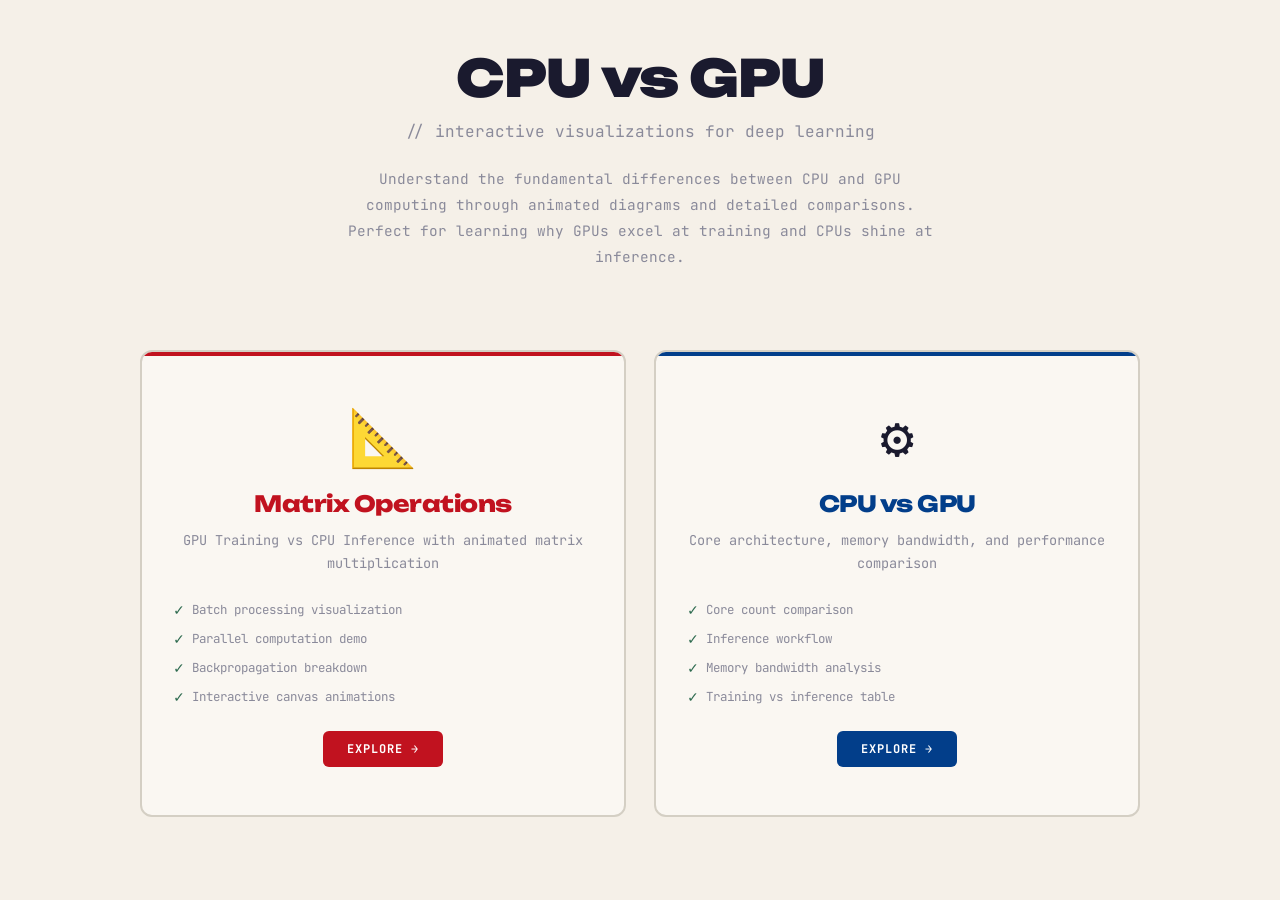
<file: src/index.html>
<!DOCTYPE html>
<html lang="en">
<head>
  <meta charset="UTF-8">
  <meta name="viewport" content="width=device-width, initial-scale=1.0">
  <title>CPU vs GPU — Visualizations</title>
  <link href="https://fonts.googleapis.com/css2?family=JetBrains+Mono:wght@400;700&family=Unbounded:wght@400;700;900&display=swap" rel="stylesheet">
  <link rel="stylesheet" href="styles.css">
  <style>
    .landing-hero {
      text-align: center;
      margin-bottom: 80px;
    }

    .landing-hero h1 {
      font-size: clamp(2rem, 5vw, 3.2rem);
      margin-bottom: 12px;
    }

    .landing-subtitle {
      color: var(--muted);
      font-size: 1rem;
      margin-bottom: 8px;
    }

    .landing-description {
      font-size: 0.9rem;
      color: var(--muted);
      max-width: 600px;
      margin: 24px auto;
      line-height: 1.8;
    }

    .card-grid {
      display: grid;
      grid-template-columns: 1fr 1fr;
      gap: 28px;
      max-width: 1000px;
      margin: 0 auto;
    }

    .card-link {
      text-decoration: none;
      color: inherit;
      transition: transform 0.3s ease, box-shadow 0.3s ease;
    }

    .card-link:hover {
      transform: translateY(-8px);
    }

    .card-link:hover .card-content {
      box-shadow: 0 12px 32px rgba(0, 0, 0, 0.15);
      border-color: var(--border);
    }

    .card-content {
      background: var(--paper);
      border: 2px solid var(--border);
      border-radius: 12px;
      padding: 48px 32px;
      text-align: center;
      transition: all 0.3s ease;
      position: relative;
      overflow: hidden;
    }

    .card-content::before {
      content: '';
      position: absolute;
      top: 0;
      left: 0;
      right: 0;
      height: 4px;
    }

    .card-gpu .card-content::before { background: var(--gpu); }
    .card-cpu .card-content::before { background: var(--cpu); }

    .card-icon {
      font-size: 3.5rem;
      margin-bottom: 16px;
    }

    .card-title {
      font-family: 'Unbounded', sans-serif;
      font-size: 1.4rem;
      font-weight: 800;
      margin-bottom: 12px;
      letter-spacing: -0.5px;
    }

    .card-gpu .card-title { color: var(--gpu); }
    .card-cpu .card-title { color: var(--cpu); }

    .card-description {
      font-size: 0.85rem;
      color: var(--muted);
      line-height: 1.7;
      margin-bottom: 24px;
    }

    .card-cta {
      display: inline-block;
      padding: 10px 24px;
      border-radius: 6px;
      font-weight: 700;
      font-family: 'JetBrains Mono', monospace;
      font-size: 0.75rem;
      letter-spacing: 1px;
      text-transform: uppercase;
      transition: all 0.2s ease;
    }

    .card-gpu .card-cta {
      background: var(--gpu);
      color: #fff;
    }

    .card-gpu .card-cta:hover {
      background: #9b0014;
      box-shadow: 0 4px 12px rgba(193, 18, 31, 0.3);
    }

    .card-cpu .card-cta {
      background: var(--cpu);
      color: #fff;
    }

    .card-cpu .card-cta:hover {
      background: #012f6a;
      box-shadow: 0 4px 12px rgba(2, 62, 138, 0.3);
    }

    .feature-list {
      margin-top: 24px;
      text-align: left;
      display: flex;
      flex-direction: column;
      gap: 8px;
    }

    .feature-item {
      font-size: 0.78rem;
      color: var(--muted);
      display: flex;
      align-items: center;
      gap: 8px;
    }

    .feature-item::before {
      content: '✓';
      color: var(--green);
      font-weight: 700;
      font-size: 1rem;
    }

    @media (max-width: 768px) {
      .card-grid {
        grid-template-columns: 1fr;
      }

      .card-content {
        padding: 36px 24px;
      }

      .card-icon {
        font-size: 3rem;
      }

      .card-title {
        font-size: 1.2rem;
      }
    }
  </style>
</head>
<body>
<div class="page">
  <div class="landing-hero">
    <h1>CPU vs GPU</h1>
    <p class="landing-subtitle">// interactive visualizations for deep learning</p>
    <p class="landing-description">
      Understand the fundamental differences between CPU and GPU computing through animated diagrams and detailed comparisons. Perfect for learning why GPUs excel at training and CPUs shine at inference.
    </p>
  </div>

  <div class="card-grid">
    <!-- Card 1: Matrix Operations -->
    <a href="matrix_operations.html" class="card-link card-gpu">
      <div class="card-content">
        <div class="card-icon">📐</div>
        <h2 class="card-title">Matrix Operations</h2>
        <p class="card-description">
          GPU Training vs CPU Inference with animated matrix multiplication
        </p>
        <div class="feature-list">
          <div class="feature-item">Batch processing visualization</div>
          <div class="feature-item">Parallel computation demo</div>
          <div class="feature-item">Backpropagation breakdown</div>
          <div class="feature-item">Interactive canvas animations</div>
        </div>
        <div style="margin-top: 24px;">
          <span class="card-cta">Explore →</span>
        </div>
      </div>
    </a>

    <!-- Card 2: CPU vs GPU Diagrams -->
    <a href="cpu_gpu_diagrams.html" class="card-link card-cpu">
      <div class="card-content">
        <div class="card-icon">⚙️</div>
        <h2 class="card-title">CPU vs GPU</h2>
        <p class="card-description">
          Core architecture, memory bandwidth, and performance comparison
        </p>
        <div class="feature-list">
          <div class="feature-item">Core count comparison</div>
          <div class="feature-item">Inference workflow</div>
          <div class="feature-item">Memory bandwidth analysis</div>
          <div class="feature-item">Training vs inference table</div>
        </div>
        <div style="margin-top: 24px;">
          <span class="card-cta">Explore →</span>
        </div>
      </div>
    </a>
  </div>

</div>
</body>
</html>
</file>
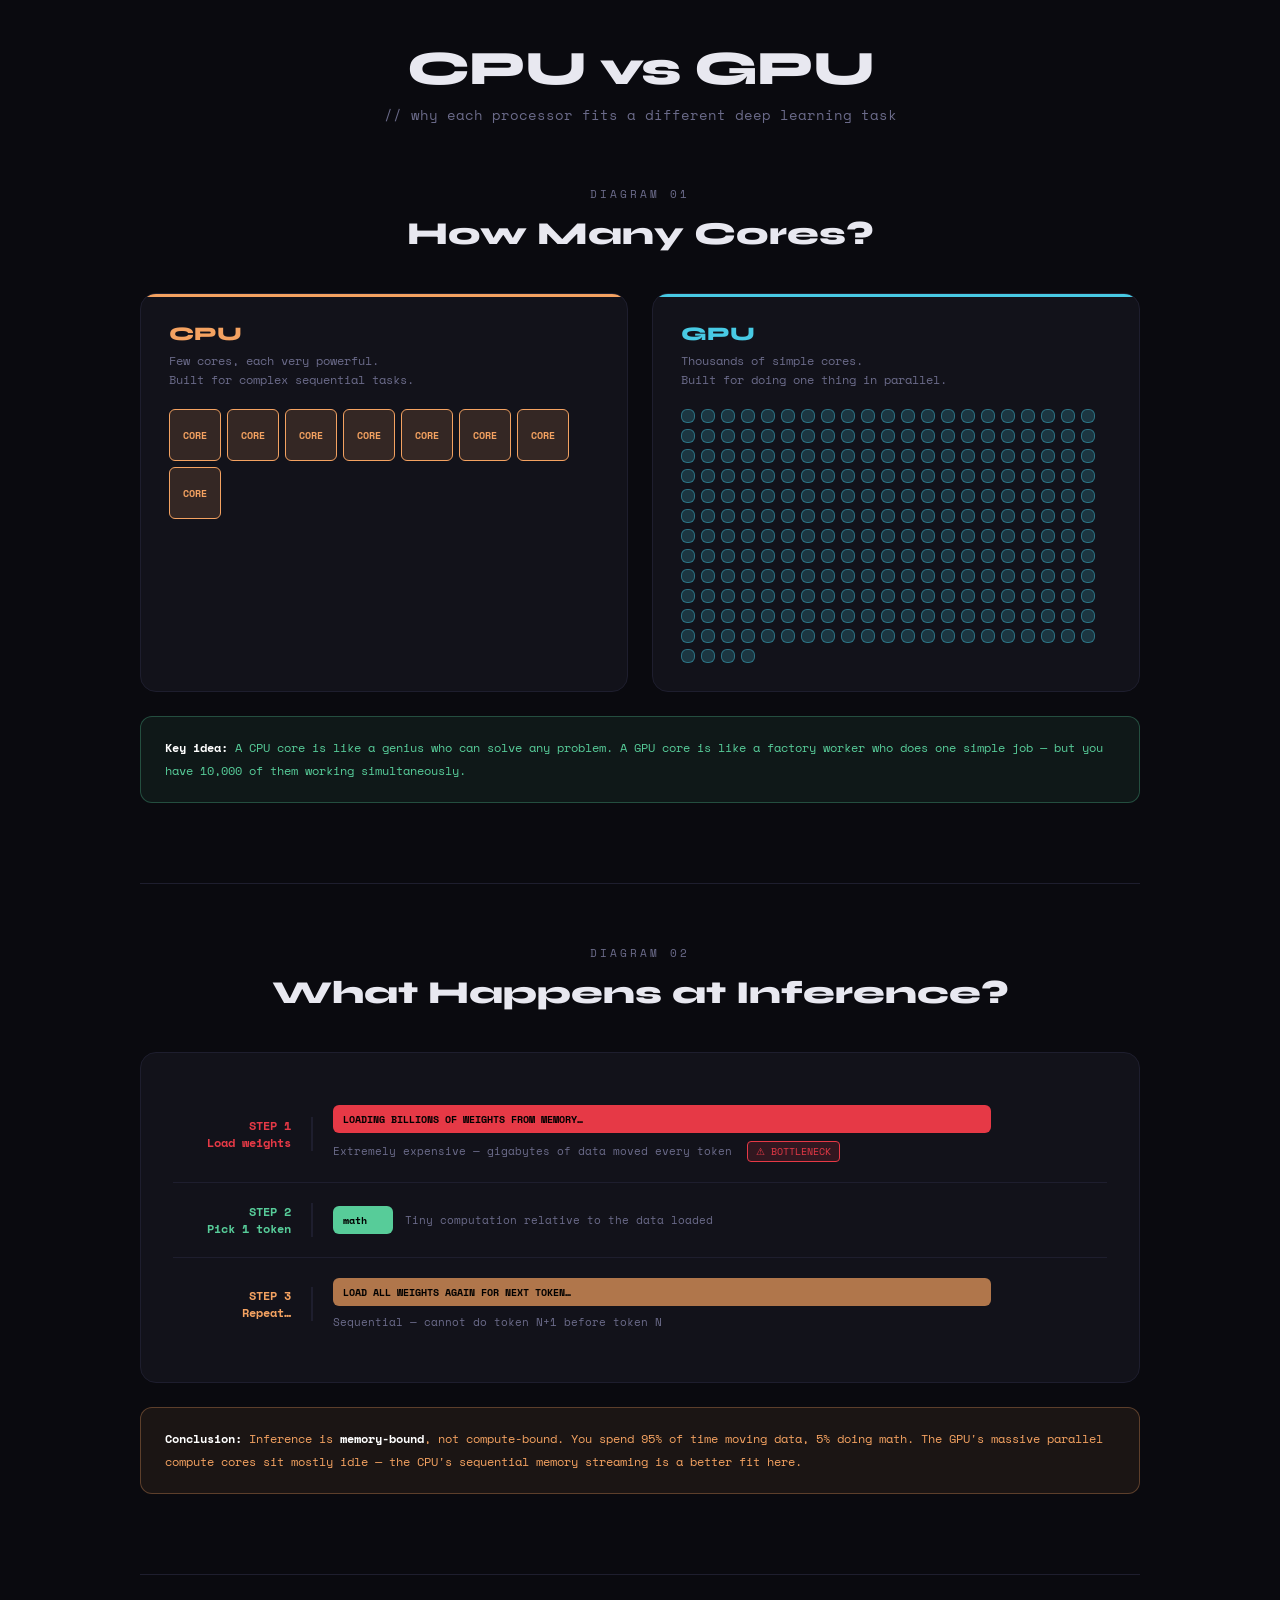
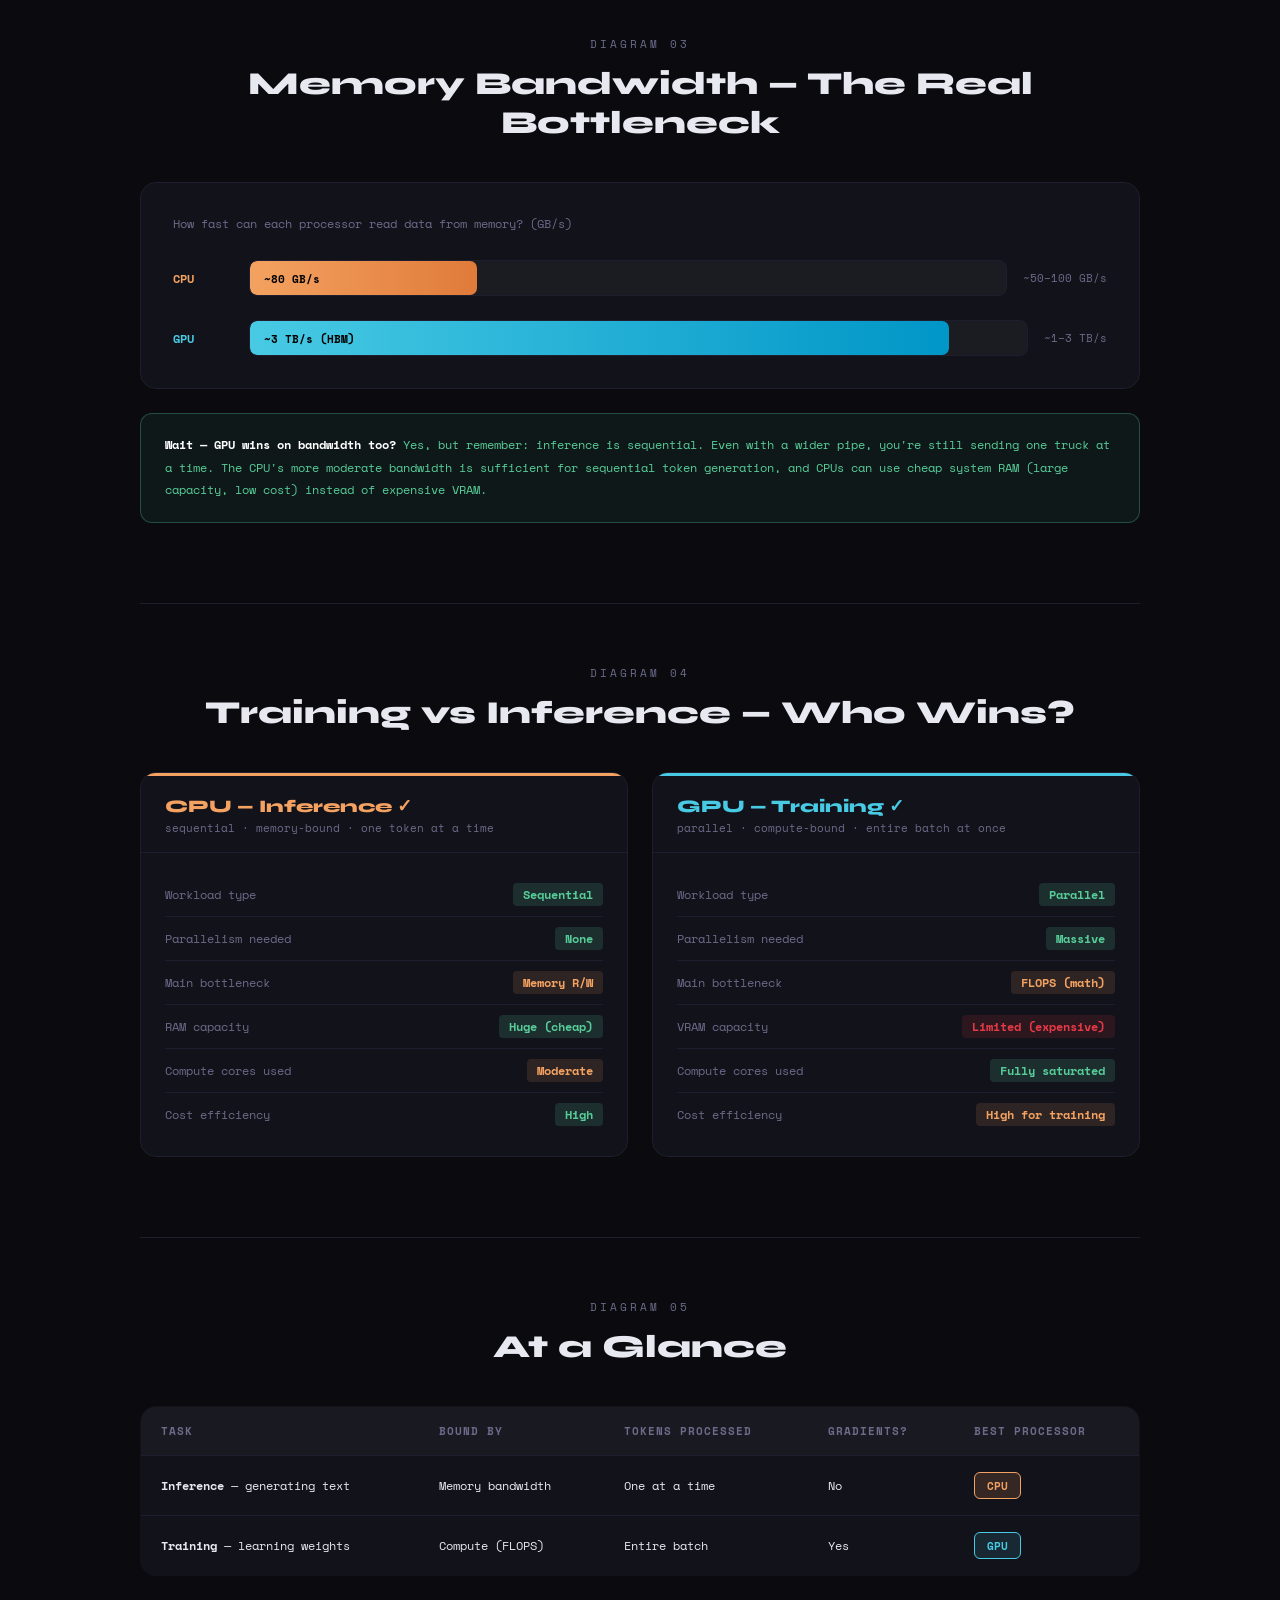
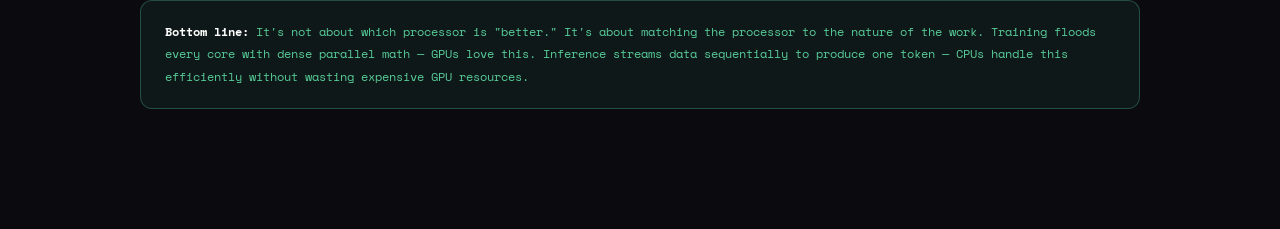
<file: src/cpu_gpu_diagrams.html>
<!DOCTYPE html>
<html lang="en">
<head>
<meta charset="UTF-8">
<meta name="viewport" content="width=device-width, initial-scale=1.0">
<title>CPU vs GPU — Inference & Training</title>
<link href="https://fonts.googleapis.com/css2?family=Space+Mono:wght@400;700&family=Syne:wght@400;700;800&display=swap" rel="stylesheet">
<link rel="stylesheet" href="cpu_gpu_styles.css">
</head>
<body>

<h1>CPU vs GPU</h1>
<p class="subtitle">// why each processor fits a different deep learning task</p>

<!-- ── SECTION 1: Cores ── -->
<div class="section">
  <p class="section-label">Diagram 01</p>
  <h2 class="section-title">How Many Cores?</h2>

  <div class="cores-grid">
    <div class="core-box cpu">
      <h3>CPU</h3>
      <p>Few cores, each very powerful.<br>Built for complex sequential tasks.</p>
      <div class="cores-visual" id="cpu-cores"></div>
    </div>
    <div class="core-box gpu">
      <h3>GPU</h3>
      <p>Thousands of simple cores.<br>Built for doing one thing in parallel.</p>
      <div class="cores-visual" id="gpu-cores"></div>
    </div>
  </div>

  <div class="highlight-box">
    <strong>Key idea:</strong> A CPU core is like a genius who can solve any problem. A GPU core is like a factory worker who does one simple job — but you have 10,000 of them working simultaneously.
  </div>
</div>

<div class="divider"></div>

<!-- ── SECTION 2: Inference Flow ── -->
<div class="section">
  <p class="section-label">Diagram 02</p>
  <h2 class="section-title">What Happens at Inference?</h2>

  <div class="inference-flow">
    <div class="flow-steps">

      <div class="flow-step">
        <div class="step-label" style="color:var(--accent)">STEP 1<br>Load weights</div>
        <div>
          <div class="step-bar-wrap">
            <div class="step-bar bar-memory">LOADING BILLIONS OF WEIGHTS FROM MEMORY…</div>
          </div>
          <div class="step-annotation" style="margin-top:8px">
            Extremely expensive — gigabytes of data moved every token
            <span class="bottleneck-badge">⚠ BOTTLENECK</span>
          </div>
        </div>
      </div>

      <div class="flow-step">
        <div class="step-label" style="color:var(--green)">STEP 2<br>Pick 1 token</div>
        <div>
          <div class="step-bar-wrap">
            <div class="step-bar bar-math">math</div>
            <span class="step-annotation">Tiny computation relative to the data loaded</span>
          </div>
        </div>
      </div>

      <div class="flow-step">
        <div class="step-label" style="color:var(--cpu)">STEP 3<br>Repeat…</div>
        <div>
          <div class="step-bar-wrap">
            <div class="step-bar bar-repeat">LOAD ALL WEIGHTS AGAIN FOR NEXT TOKEN…</div>
          </div>
          <div class="step-annotation" style="margin-top:8px">Sequential — cannot do token N+1 before token N</div>
        </div>
      </div>

    </div>
  </div>

  <div class="highlight-box" style="background:rgba(244,162,97,0.07);border-color:rgba(244,162,97,0.3);color:var(--cpu)">
    <strong>Conclusion:</strong> Inference is <strong>memory-bound</strong>, not compute-bound. You spend 95% of time moving data, 5% doing math. The GPU's massive parallel compute cores sit mostly idle — the CPU's sequential memory streaming is a better fit here.
  </div>
</div>

<div class="divider"></div>

<!-- ── SECTION 3: Memory Bandwidth ── -->
<div class="section">
  <p class="section-label">Diagram 03</p>
  <h2 class="section-title">Memory Bandwidth — The Real Bottleneck</h2>

  <div class="pipe-diagram">
    <p style="font-family:'Space Mono',monospace;font-size:0.72rem;color:var(--muted);margin-bottom:28px;">How fast can each processor read data from memory? (GB/s)</p>

    <div class="pipe-row">
      <div class="pipe-label cpu">CPU</div>
      <div class="pipe-track">
        <div class="pipe-fill pipe-cpu-fill">~80 GB/s</div>
      </div>
      <div class="pipe-unit">~50–100 GB/s</div>
    </div>

    <div class="pipe-row">
      <div class="pipe-label gpu">GPU</div>
      <div class="pipe-track">
        <div class="pipe-fill pipe-gpu-fill">~3 TB/s (HBM)</div>
      </div>
      <div class="pipe-unit">~1–3 TB/s</div>
    </div>
  </div>

  <div class="highlight-box">
    <strong>Wait — GPU wins on bandwidth too?</strong> Yes, but remember: inference is sequential. Even with a wider pipe, you're still sending one truck at a time. The CPU's more moderate bandwidth is sufficient for sequential token generation, and CPUs can use cheap system RAM (large capacity, low cost) instead of expensive VRAM.
  </div>
</div>

<div class="divider"></div>

<!-- ── SECTION 4: Training vs Inference ── -->
<div class="section">
  <p class="section-label">Diagram 04</p>
  <h2 class="section-title">Training vs Inference — Who Wins?</h2>

  <div class="compare-grid">

    <div class="compare-card cpu-card">
      <div class="compare-header">
        <h3>CPU — Inference ✓</h3>
        <span style="color:var(--muted)">sequential · memory-bound · one token at a time</span>
      </div>
      <div class="compare-body">
        <div class="metric-row">
          <span class="metric-name">Workload type</span>
          <span class="metric-val val-good">Sequential</span>
        </div>
        <div class="metric-row">
          <span class="metric-name">Parallelism needed</span>
          <span class="metric-val val-good">None</span>
        </div>
        <div class="metric-row">
          <span class="metric-name">Main bottleneck</span>
          <span class="metric-val val-mid">Memory R/W</span>
        </div>
        <div class="metric-row">
          <span class="metric-name">RAM capacity</span>
          <span class="metric-val val-good">Huge (cheap)</span>
        </div>
        <div class="metric-row">
          <span class="metric-name">Compute cores used</span>
          <span class="metric-val val-mid">Moderate</span>
        </div>
        <div class="metric-row">
          <span class="metric-name">Cost efficiency</span>
          <span class="metric-val val-good">High</span>
        </div>
      </div>
    </div>

    <div class="compare-card gpu-card">
      <div class="compare-header">
        <h3>GPU — Training ✓</h3>
        <span style="color:var(--muted)">parallel · compute-bound · entire batch at once</span>
      </div>
      <div class="compare-body">
        <div class="metric-row">
          <span class="metric-name">Workload type</span>
          <span class="metric-val val-good">Parallel</span>
        </div>
        <div class="metric-row">
          <span class="metric-name">Parallelism needed</span>
          <span class="metric-val val-good">Massive</span>
        </div>
        <div class="metric-row">
          <span class="metric-name">Main bottleneck</span>
          <span class="metric-val val-mid">FLOPS (math)</span>
        </div>
        <div class="metric-row">
          <span class="metric-name">VRAM capacity</span>
          <span class="metric-val val-bad">Limited (expensive)</span>
        </div>
        <div class="metric-row">
          <span class="metric-name">Compute cores used</span>
          <span class="metric-val val-good">Fully saturated</span>
        </div>
        <div class="metric-row">
          <span class="metric-name">Cost efficiency</span>
          <span class="metric-val val-mid">High for training</span>
        </div>
      </div>
    </div>

  </div>
</div>

<div class="divider"></div>

<!-- ── SECTION 5: Summary ── -->
<div class="section">
  <p class="section-label">Diagram 05</p>
  <h2 class="section-title">At a Glance</h2>

  <table class="summary-table">
    <thead>
      <tr>
        <th>Task</th>
        <th>Bound by</th>
        <th>Tokens processed</th>
        <th>Gradients?</th>
        <th>Best processor</th>
      </tr>
    </thead>
    <tbody>
      <tr>
        <td><strong>Inference</strong> — generating text</td>
        <td>Memory bandwidth</td>
        <td>One at a time</td>
        <td>No</td>
        <td><span class="tag tag-cpu">CPU</span></td>
      </tr>
      <tr>
        <td><strong>Training</strong> — learning weights</td>
        <td>Compute (FLOPS)</td>
        <td>Entire batch</td>
        <td>Yes</td>
        <td><span class="tag tag-gpu">GPU</span></td>
      </tr>
    </tbody>
  </table>

  <div class="highlight-box" style="margin-top:24px">
    <strong>Bottom line:</strong> It's not about which processor is "better." It's about matching the processor to the nature of the work.
    Training floods every core with dense parallel math — GPUs love this.
    Inference streams data sequentially to produce one token — CPUs handle this efficiently without wasting expensive GPU resources.
  </div>
</div>

<script>
  // Generate CPU cores (8)
  const cpuEl = document.getElementById('cpu-cores');
  for (let i = 0; i < 8; i++) {
    const d = document.createElement('div');
    d.className = 'core-unit';
    d.style.animationDelay = (i * 0.06) + 's';
    d.textContent = 'CORE';
    cpuEl.appendChild(d);
  }

  // Generate GPU cores (many small)
  const gpuEl = document.getElementById('gpu-cores');
  for (let i = 0; i < 256; i++) {
    const d = document.createElement('div');
    d.className = 'core-unit';
    d.style.animationDelay = (i * 0.003) + 's';
    gpuEl.appendChild(d);
  }
</script>

</body>
</html>
</file>
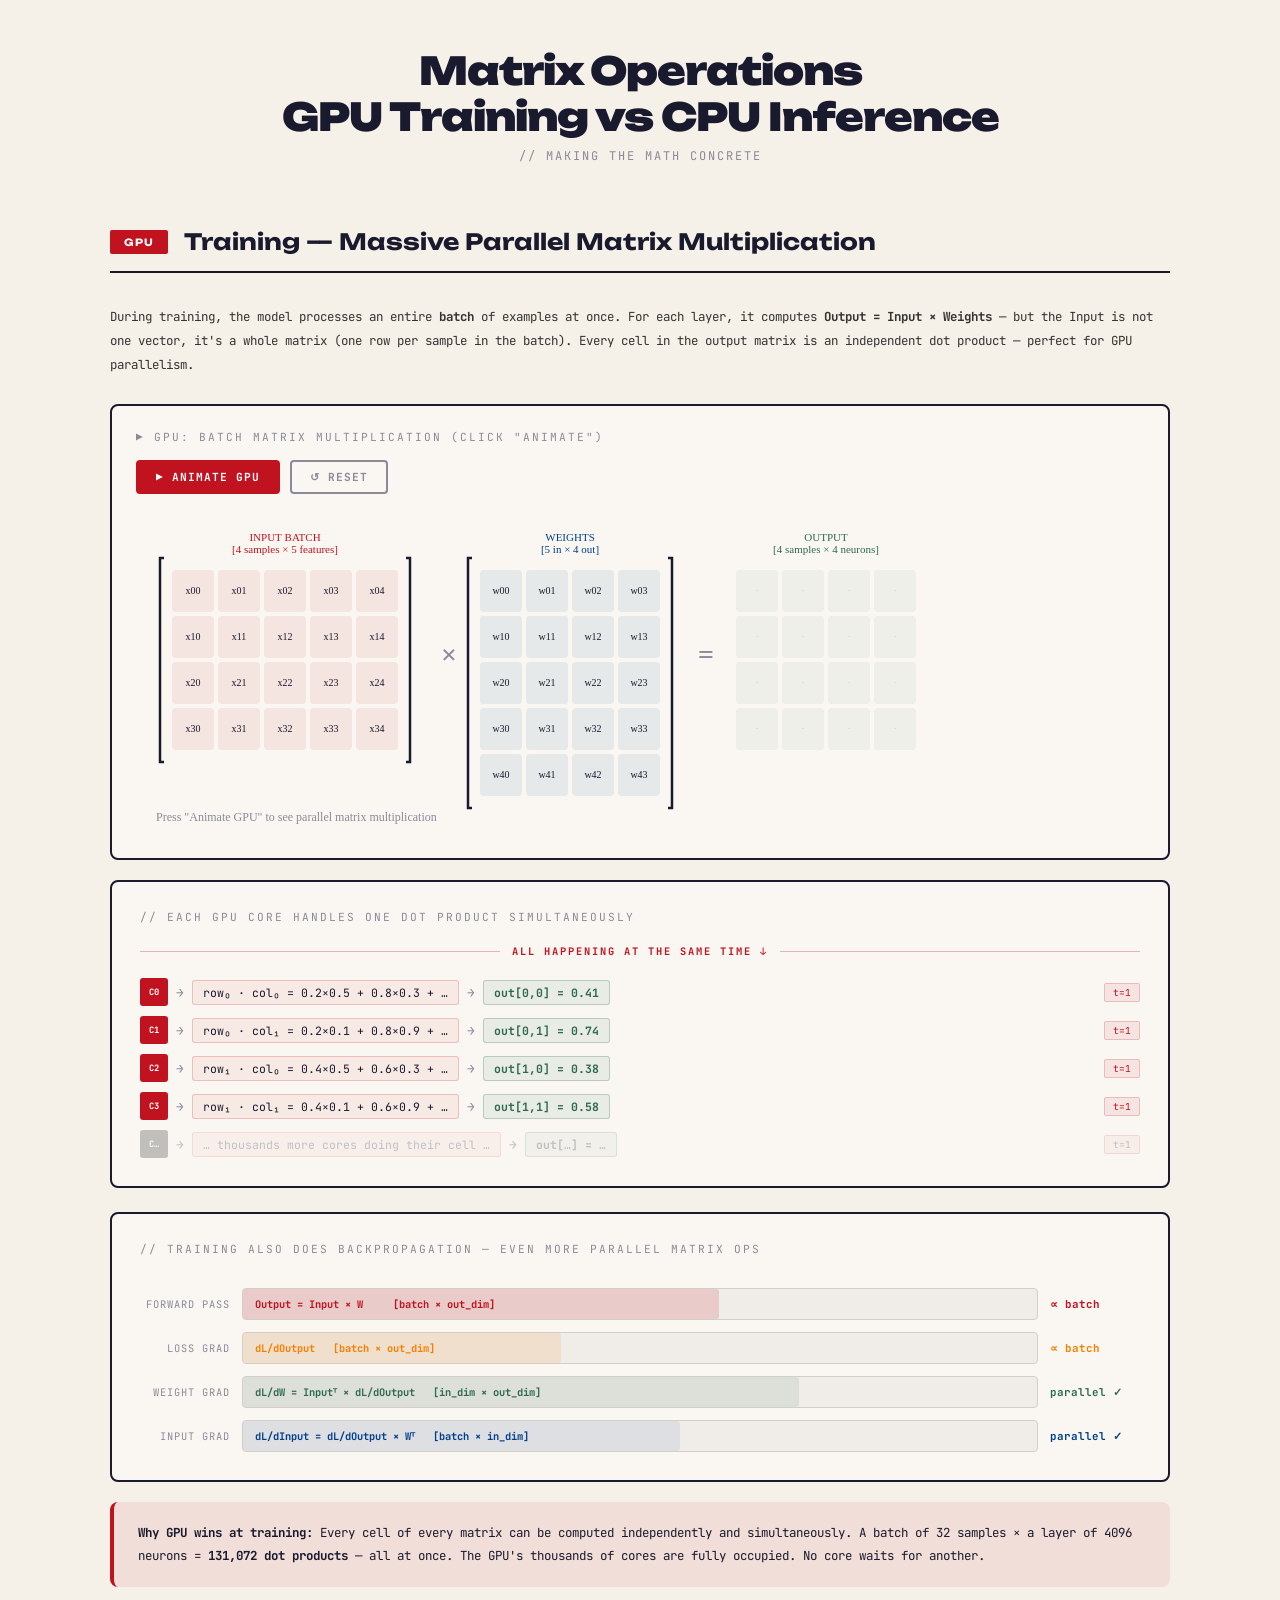
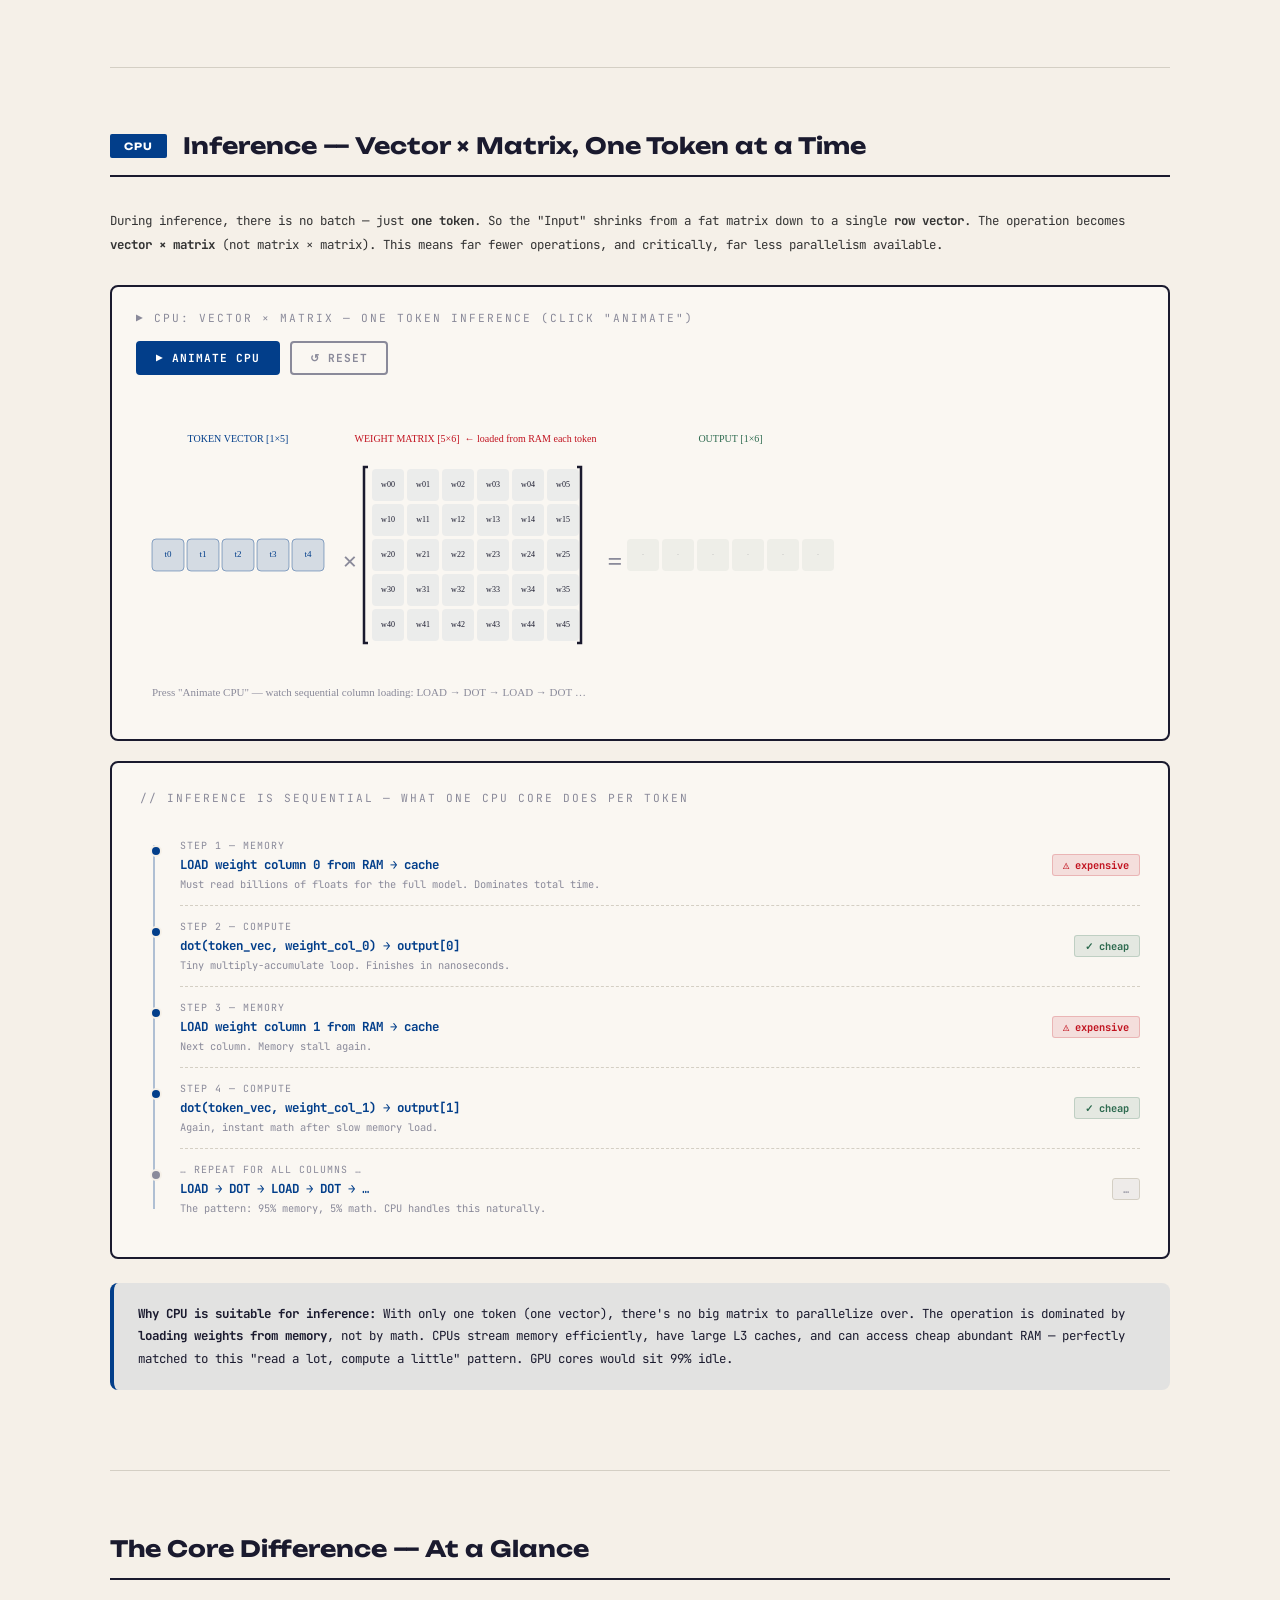
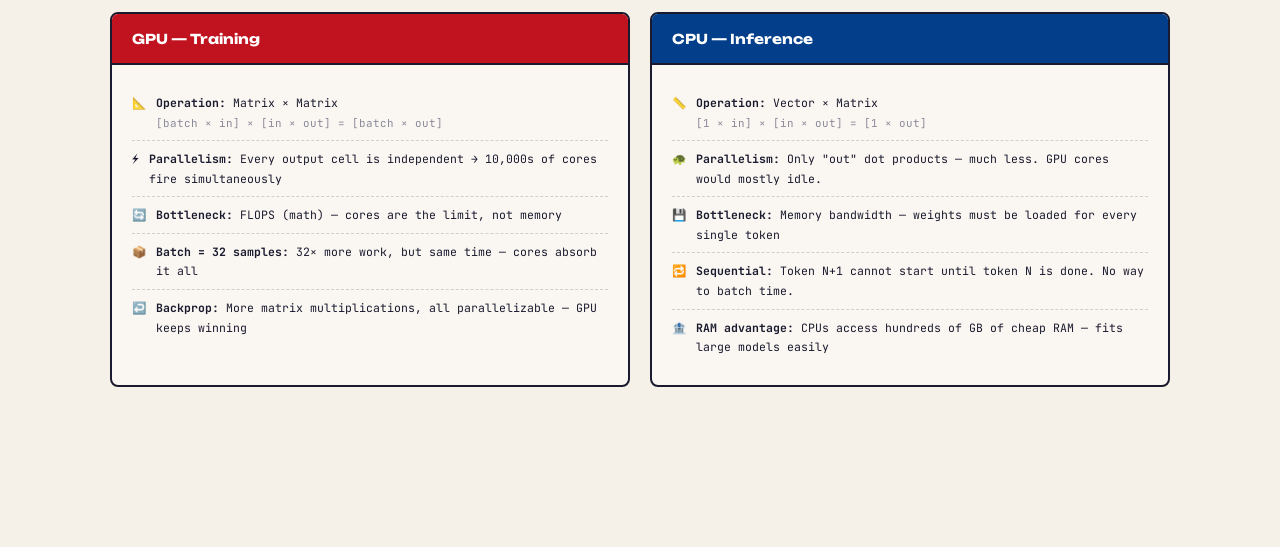
<file: src/matrix_operations.html>
<!DOCTYPE html>
<html lang="en">
<head>
<meta charset="UTF-8">
<meta name="viewport" content="width=device-width, initial-scale=1.0">
<title>Matrix Operations — GPU Training vs CPU Inference</title>
<link href="https://fonts.googleapis.com/css2?family=JetBrains+Mono:wght@400;700&family=Unbounded:wght@400;700;900&display=swap" rel="stylesheet">
<link rel="stylesheet" href="styles.css">
</head>
</head>
<body>
<div class="page">

<h1>Matrix Operations<br>GPU Training vs CPU Inference</h1>
<p class="subtitle">// making the math concrete</p>

<!-- ═══════════════════════════════════════════
     SECTION A: GPU — TRAINING
═══════════════════════════════════════════ -->
<div class="section">
  <div class="sec-header">
    <span class="sec-chip chip-gpu">GPU</span>
    <h2>Training — Massive Parallel Matrix Multiplication</h2>
  </div>

  <p style="font-size:0.78rem;line-height:1.9;color:#333;margin-bottom:28px;">
    During training, the model processes an entire <strong>batch</strong> of examples at once.
    For each layer, it computes <strong>Output = Input × Weights</strong> — but the Input is not
    one vector, it's a whole matrix (one row per sample in the batch).
    Every cell in the output matrix is an independent dot product — perfect for GPU parallelism.
  </p>

  <!-- Animated canvas: GPU matmul -->
  <div class="canvas-wrap">
    <div class="canvas-title">▶ GPU: Batch Matrix Multiplication (click "Animate")</div>
    <div class="controls">
      <button class="btn btn-gpu" onclick="startGPU()">▶ Animate GPU</button>
      <button class="btn btn-outline" onclick="resetGPU()">↺ Reset</button>
    </div>
    <canvas id="gpuCanvas" width="800" height="320"></canvas>
  </div>

  <!-- Parallel cores explanation -->
  <div class="parallel-grid">
    <div class="parallel-title">// each GPU core handles one dot product simultaneously</div>
    <div class="simultaneous-wrap">
      <div class="sim-line"></div>
      <div class="sim-badge">ALL happening at the same time ↓</div>
      <div class="sim-line"></div>
    </div>
    <div class="parallel-rows">
      <div class="p-row">
        <div class="p-core">C0</div>
        <span class="p-arrow">→</span>
        <span class="p-calc">row₀ · col₀ = 0.2×0.5 + 0.8×0.3 + … </span>
        <span class="p-arrow">→</span>
        <span class="p-result">out[0,0] = 0.41</span>
        <span class="p-time-badge">t=1</span>
      </div>
      <div class="p-row">
        <div class="p-core" style="animation-delay:0.1s">C1</div>
        <span class="p-arrow">→</span>
        <span class="p-calc">row₀ · col₁ = 0.2×0.1 + 0.8×0.9 + … </span>
        <span class="p-arrow">→</span>
        <span class="p-result">out[0,1] = 0.74</span>
        <span class="p-time-badge">t=1</span>
      </div>
      <div class="p-row">
        <div class="p-core" style="animation-delay:0.2s">C2</div>
        <span class="p-arrow">→</span>
        <span class="p-calc">row₁ · col₀ = 0.4×0.5 + 0.6×0.3 + … </span>
        <span class="p-arrow">→</span>
        <span class="p-result">out[1,0] = 0.38</span>
        <span class="p-time-badge">t=1</span>
      </div>
      <div class="p-row">
        <div class="p-core" style="animation-delay:0.3s">C3</div>
        <span class="p-arrow">→</span>
        <span class="p-calc">row₁ · col₁ = 0.4×0.1 + 0.6×0.9 + … </span>
        <span class="p-arrow">→</span>
        <span class="p-result">out[1,1] = 0.58</span>
        <span class="p-time-badge">t=1</span>
      </div>
      <div class="p-row" style="opacity:0.5">
        <div class="p-core" style="animation-delay:0.4s;background:#888">C…</div>
        <span class="p-arrow">→</span>
        <span class="p-calc" style="color:var(--muted)">… thousands more cores doing their cell …</span>
        <span class="p-arrow">→</span>
        <span class="p-result" style="color:var(--muted)">out[…] = …</span>
        <span class="p-time-badge" style="color:var(--muted)">t=1</span>
      </div>
    </div>
  </div>

  <!-- Backprop -->
  <div class="backprop-flow">
    <div class="parallel-title">// training also does backpropagation — even more parallel matrix ops</div>
    <div class="bp-row">
      <div class="bp-label">Forward pass</div>
      <div class="bp-bar-wrap">
        <div class="bp-bar" style="width:60%;background:rgba(193,18,31,0.15);color:var(--gpu);animation-delay:0.2s">
          Output = Input × W &nbsp;&nbsp;&nbsp; [batch × out_dim]
        </div>
      </div>
      <div class="bp-val" style="color:var(--gpu)">∝ batch</div>
    </div>
    <div class="bp-row">
      <div class="bp-label">Loss grad</div>
      <div class="bp-bar-wrap">
        <div class="bp-bar" style="width:40%;background:rgba(247,127,0,0.12);color:var(--accent);animation-delay:0.4s">
          dL/dOutput &nbsp; [batch × out_dim]
        </div>
      </div>
      <div class="bp-val" style="color:var(--accent)">∝ batch</div>
    </div>
    <div class="bp-row">
      <div class="bp-label">Weight grad</div>
      <div class="bp-bar-wrap">
        <div class="bp-bar" style="width:70%;background:rgba(45,106,79,0.1);color:var(--green);animation-delay:0.6s">
          dL/dW = Inputᵀ × dL/dOutput &nbsp; [in_dim × out_dim]
        </div>
      </div>
      <div class="bp-val" style="color:var(--green)">parallel ✓</div>
    </div>
    <div class="bp-row">
      <div class="bp-label">Input grad</div>
      <div class="bp-bar-wrap">
        <div class="bp-bar" style="width:55%;background:rgba(2,62,138,0.08);color:var(--cpu);animation-delay:0.8s">
          dL/dInput = dL/dOutput × Wᵀ &nbsp; [batch × in_dim]
        </div>
      </div>
      <div class="bp-val" style="color:var(--cpu)">parallel ✓</div>
    </div>
  </div>

  <div class="insight insight-gpu">
    <strong>Why GPU wins at training:</strong> Every cell of every matrix can be computed independently and simultaneously.
    A batch of 32 samples × a layer of 4096 neurons = <strong>131,072 dot products</strong> — all at once.
    The GPU's thousands of cores are fully occupied. No core waits for another.
  </div>
</div>

<div class="divider"></div>

<!-- ═══════════════════════════════════════════
     SECTION B: CPU — INFERENCE
═══════════════════════════════════════════ -->
<div class="section">
  <div class="sec-header">
    <span class="sec-chip chip-cpu">CPU</span>
    <h2>Inference — Vector × Matrix, One Token at a Time</h2>
  </div>

  <p style="font-size:0.78rem;line-height:1.9;color:#333;margin-bottom:28px;">
    During inference, there is no batch — just <strong>one token</strong>.
    So the "Input" shrinks from a fat matrix down to a single <strong>row vector</strong>.
    The operation becomes <strong>vector × matrix</strong> (not matrix × matrix).
    This means far fewer operations, and critically, far less parallelism available.
  </p>

  <div class="canvas-wrap">
    <div class="canvas-title">▶ CPU: Vector × Matrix — One Token Inference (click "Animate")</div>
    <div class="controls">
      <button class="btn btn-cpu" onclick="startCPU()">▶ Animate CPU</button>
      <button class="btn btn-outline" onclick="resetCPU()">↺ Reset</button>
    </div>
    <canvas id="cpuCanvas" width="800" height="320"></canvas>
  </div>

  <!-- Sequential core usage -->
  <div class="sequential-wrap">
    <div class="parallel-title">// inference is sequential — what one CPU core does per token</div>
    <div class="seq-timeline">

      <div class="seq-step" style="animation-delay:0.1s">
        <div class="seq-dot"></div>
        <div class="seq-content">
          <div class="seq-step-label">Step 1 — memory</div>
          <div class="seq-op">LOAD weight column 0 from RAM → cache</div>
          <div class="seq-note">Must read billions of floats for the full model. Dominates total time.</div>
        </div>
        <div class="seq-cost cost-high">⚠ expensive</div>
      </div>

      <div class="seq-step" style="animation-delay:0.25s">
        <div class="seq-dot"></div>
        <div class="seq-content">
          <div class="seq-step-label">Step 2 — compute</div>
          <div class="seq-op">dot(token_vec, weight_col_0) → output[0]</div>
          <div class="seq-note">Tiny multiply-accumulate loop. Finishes in nanoseconds.</div>
        </div>
        <div class="seq-cost cost-low">✓ cheap</div>
      </div>

      <div class="seq-step" style="animation-delay:0.4s">
        <div class="seq-dot"></div>
        <div class="seq-content">
          <div class="seq-step-label">Step 3 — memory</div>
          <div class="seq-op">LOAD weight column 1 from RAM → cache</div>
          <div class="seq-note">Next column. Memory stall again.</div>
        </div>
        <div class="seq-cost cost-high">⚠ expensive</div>
      </div>

      <div class="seq-step" style="animation-delay:0.55s">
        <div class="seq-dot"></div>
        <div class="seq-content">
          <div class="seq-step-label">Step 4 — compute</div>
          <div class="seq-op">dot(token_vec, weight_col_1) → output[1]</div>
          <div class="seq-note">Again, instant math after slow memory load.</div>
        </div>
        <div class="seq-cost cost-low">✓ cheap</div>
      </div>

      <div class="seq-step" style="animation-delay:0.7s;opacity:0.6">
        <div class="seq-dot" style="background:var(--muted)"></div>
        <div class="seq-content">
          <div class="seq-step-label">… repeat for all columns …</div>
          <div class="seq-op">LOAD → DOT → LOAD → DOT → …</div>
          <div class="seq-note">The pattern: 95% memory, 5% math. CPU handles this naturally.</div>
        </div>
        <div class="seq-cost" style="background:rgba(138,138,154,0.1);color:var(--muted);border:1px solid var(--border)">…</div>
      </div>

    </div>
  </div>

  <div class="insight insight-cpu">
    <strong>Why CPU is suitable for inference:</strong> With only one token (one vector), there's no big matrix to parallelize over.
    The operation is dominated by <strong>loading weights from memory</strong>, not by math.
    CPUs stream memory efficiently, have large L3 caches, and can access cheap abundant RAM —
    perfectly matched to this "read a lot, compute a little" pattern. GPU cores would sit 99% idle.
  </div>
</div>

<div class="divider"></div>

<!-- ═══════════════════════════════════════════
     SECTION C: SIDE BY SIDE
═══════════════════════════════════════════ -->
<div class="section">
  <div class="sec-header">
    <h2>The Core Difference — At a Glance</h2>
  </div>

  <div class="final-compare">
    <div class="fc-card">
      <div class="fc-header gpu-head">GPU — Training</div>
      <div class="fc-body">
        <div class="fc-item"><span class="fc-icon">📐</span><span><strong>Operation:</strong> Matrix × Matrix<br><span style="color:var(--muted);font-size:0.68rem">[batch × in] × [in × out] = [batch × out]</span></span></div>
        <div class="fc-item"><span class="fc-icon">⚡</span><span><strong>Parallelism:</strong> Every output cell is independent → 10,000s of cores fire simultaneously</span></div>
        <div class="fc-item"><span class="fc-icon">🔄</span><span><strong>Bottleneck:</strong> FLOPS (math) — cores are the limit, not memory</span></div>
        <div class="fc-item"><span class="fc-icon">📦</span><span><strong>Batch = 32 samples:</strong> 32× more work, but same time — cores absorb it all</span></div>
        <div class="fc-item"><span class="fc-icon">↩️</span><span><strong>Backprop:</strong> More matrix multiplications, all parallelizable — GPU keeps winning</span></div>
      </div>
    </div>
    <div class="fc-card">
      <div class="fc-header cpu-head">CPU — Inference</div>
      <div class="fc-body">
        <div class="fc-item"><span class="fc-icon">📏</span><span><strong>Operation:</strong> Vector × Matrix<br><span style="color:var(--muted);font-size:0.68rem">[1 × in] × [in × out] = [1 × out]</span></span></div>
        <div class="fc-item"><span class="fc-icon">🐢</span><span><strong>Parallelism:</strong> Only "out" dot products — much less. GPU cores would mostly idle.</span></div>
        <div class="fc-item"><span class="fc-icon">💾</span><span><strong>Bottleneck:</strong> Memory bandwidth — weights must be loaded for every single token</span></div>
        <div class="fc-item"><span class="fc-icon">🔁</span><span><strong>Sequential:</strong> Token N+1 cannot start until token N is done. No way to batch time.</span></div>
        <div class="fc-item"><span class="fc-icon">🏦</span><span><strong>RAM advantage:</strong> CPUs access hundreds of GB of cheap RAM — fits large models easily</span></div>
      </div>
    </div>
  </div>
</div>

</div><!-- /page -->

<script>
// ─── GPU Canvas Animation ───
const gpuC = document.getElementById('gpuCanvas');
const gpuCtx = gpuC.getContext('2d');
let gpuAnim = null;

const ROWS_A = 4, COLS_A = 5; // Input batch: 4 samples × 5 features
const ROWS_B = 5, COLS_B = 4; // Weights: 5×4
const ROWS_C = 4, COLS_C = 4; // Output: 4×4

const CELL = 42, GAP = 4, PAD = 16;
const matW = (n) => n * (CELL + GAP) - GAP + PAD*2;
const matH = (n) => n * (CELL + GAP) - GAP + PAD*2;

function drawMatrix(ctx, x, y, rows, cols, colorFn, labels, highlightRow, highlightCol, alpha=1) {
  ctx.save();
  ctx.globalAlpha = alpha;
  // bracket left
  ctx.strokeStyle = '#1a1a2e'; ctx.lineWidth = 2.5;
  ctx.beginPath();
  ctx.moveTo(x+8, y+4); ctx.lineTo(x+4, y+4); ctx.lineTo(x+4, y+matH(rows)-4); ctx.lineTo(x+8, y+matH(rows)-4);
  ctx.stroke();
  // bracket right
  let rw = matW(cols);
  ctx.beginPath();
  ctx.moveTo(x+rw-8, y+4); ctx.lineTo(x+rw-4, y+4); ctx.lineTo(x+rw-4, y+matH(rows)-4); ctx.lineTo(x+rw-8, y+matH(rows)-4);
  ctx.stroke();

  for (let r=0; r<rows; r++) {
    for (let c=0; c<cols; c++) {
      let cx = x + PAD + c*(CELL+GAP);
      let cy = y + PAD + r*(CELL+GAP);
      let isHL = (r === highlightRow || c === highlightCol) && highlightRow !== undefined;
      let isActive = r === highlightRow && c === highlightCol && highlightRow !== undefined;

      ctx.fillStyle = colorFn(r, c, isHL, isActive);
      ctx.beginPath();
      ctx.roundRect(cx, cy, CELL, CELL, 4);
      ctx.fill();
      if (isActive) {
        ctx.strokeStyle = '#c1121f'; ctx.lineWidth = 2;
        ctx.stroke();
      }

      ctx.fillStyle = isActive ? '#c1121f' : '#1a1a2e';
      ctx.font = `${isActive?'bold ':''}10px JetBrains Mono`;
      ctx.textAlign = 'center'; ctx.textBaseline = 'middle';
      let label = labels ? labels(r,c) : `${r}${c}`;
      ctx.fillText(label, cx+CELL/2, cy+CELL/2);
    }
  }
  ctx.restore();
}

function gpuColorA(r,c,hl,act) {
  if (act) return 'rgba(193,18,31,0.35)';
  if (hl) return 'rgba(193,18,31,0.18)';
  return 'rgba(193,18,31,0.08)';
}
function gpuColorB(r,c,hl,act) {
  if (act) return 'rgba(2,62,138,0.35)';
  if (hl) return 'rgba(2,62,138,0.18)';
  return 'rgba(2,62,138,0.08)';
}
function gpuColorC(r,c,hl,act) {
  if (act) return 'rgba(45,106,79,0.5)';
  return 'rgba(45,106,79,0.1)';
}

let gpuStep = -1;
let gpuCompleted = new Set();

function drawGPUFrame() {
  const W = gpuC.width, H = gpuC.height;
  const dpr = window.devicePixelRatio || 1;
  gpuCtx.clearRect(0,0,W,H);
  gpuCtx.fillStyle = '#faf7f2';
  gpuCtx.fillRect(0,0,W,H);

  // positions
  const aX = 20, aY = 40;
  const opX = aX + matW(COLS_A) + 20;
  const bX = opX + 30;
  const eq = bX + matW(COLS_B) + 16;
  const cX = eq + 28;

  const row = gpuStep >= 0 ? Math.floor(gpuStep / COLS_C) : undefined;
  const col = gpuStep >= 0 ? gpuStep % COLS_C : undefined;

  // draw A (input batch)
  drawMatrix(gpuCtx, aX, aY, ROWS_A, COLS_A, gpuColorA,
    (r,c) => `x${r}${c}`,
    row, undefined);

  // × sign
  gpuCtx.font = 'bold 28px Unbounded';
  gpuCtx.fillStyle = '#8a8a9a';
  gpuCtx.textAlign = 'center';
  gpuCtx.fillText('×', opX + 15, aY + matH(ROWS_A)/2 + 4);

  // draw B (weights)
  drawMatrix(gpuCtx, bX, aY, ROWS_B, COLS_B, gpuColorB,
    (r,c) => `w${r}${c}`,
    undefined, col);

  // = sign
  gpuCtx.fillText('=', eq + 14, aY + matH(ROWS_C)/2 + 4);

  // draw C (output) — show completed cells
  for (let r=0; r<ROWS_C; r++) {
    for (let c=0; c<COLS_C; c++) {
      let cx2 = cX + PAD + c*(CELL+GAP);
      let cy2 = aY + PAD + r*(CELL+GAP);
      let key = r*COLS_C+c;
      let isNow = r===row && c===col;
      let isDone = gpuCompleted.has(key) || isNow;

      gpuCtx.fillStyle = isDone ? 'rgba(45,106,79,0.45)' : 'rgba(45,106,79,0.06)';
      gpuCtx.beginPath();
      gpuCtx.roundRect(cx2, cy2, CELL, CELL, 4);
      gpuCtx.fill();

      if (isNow) {
        gpuCtx.strokeStyle = '#2d6a4f'; gpuCtx.lineWidth = 2;
        gpuCtx.stroke();
      }

      gpuCtx.font = `${isNow?'bold ':''}9px JetBrains Mono`;
      gpuCtx.fillStyle = isDone ? '#2d6a4f' : '#ccc';
      gpuCtx.textAlign = 'center'; gpuCtx.textBaseline = 'middle';
      gpuCtx.fillText(isDone ? `o${r}${c}` : '·', cx2+CELL/2, cy2+CELL/2);
    }
  }

  // labels
  gpuCtx.font = '11px JetBrains Mono';
  gpuCtx.fillStyle = '#c1121f';
  gpuCtx.textAlign = 'center';
  gpuCtx.fillText('INPUT BATCH', aX + matW(COLS_A)/2, aY - 16);
  gpuCtx.fillText('[4 samples × 5 features]', aX + matW(COLS_A)/2, aY - 4);

  gpuCtx.fillStyle = '#023e8a';
  gpuCtx.fillText('WEIGHTS', bX + matW(COLS_B)/2, aY - 16);
  gpuCtx.fillText('[5 in × 4 out]', bX + matW(COLS_B)/2, aY - 4);

  gpuCtx.fillStyle = '#2d6a4f';
  gpuCtx.fillText('OUTPUT', cX + matW(COLS_C)/2, aY - 16);
  gpuCtx.fillText('[4 samples × 4 neurons]', cX + matW(COLS_C)/2, aY - 4);

  // parallel annotation
  const total = ROWS_C * COLS_C;
  const done = gpuCompleted.size + (gpuStep>=0?1:0);

  if (gpuStep >= 0) {
    gpuCtx.fillStyle = '#1a1a2e';
    gpuCtx.font = 'bold 12px JetBrains Mono';
    gpuCtx.textAlign = 'left';
    let note = gpuStep < total
      ? `GPU: ${total} cores fire simultaneously → all ${total} outputs at t=1`
      : `✓ All ${total} output cells computed in parallel — done!`;
    gpuCtx.fillText(note, 20, H - 28);

    gpuCtx.fillStyle = '#c1121f';
    gpuCtx.font = '11px JetBrains Mono';
    gpuCtx.fillText(`(animating sequentially to show the concept — real GPU does all at once)`, 20, H - 12);
  } else {
    gpuCtx.fillStyle = '#8a8a9a';
    gpuCtx.font = '12px JetBrains Mono';
    gpuCtx.textAlign = 'left';
    gpuCtx.fillText('Press "Animate GPU" to see parallel matrix multiplication', 20, H-16);
  }
}

function startGPU() {
  if (gpuAnim) return;
  gpuStep = 0;
  gpuCompleted = new Set();
  const total = ROWS_C * COLS_C;
  drawGPUFrame();
  gpuAnim = setInterval(() => {
    if (gpuStep >= 0) gpuCompleted.add(Math.floor(gpuStep/COLS_C)*COLS_C + gpuStep%COLS_C);

    // In real GPU all happen at once — show fast
    gpuStep++;
    drawGPUFrame();
    if (gpuStep >= total) {
      clearInterval(gpuAnim);
      gpuAnim = null;
    }
  }, 180);
}

function resetGPU() {
  if (gpuAnim) { clearInterval(gpuAnim); gpuAnim = null; }
  gpuStep = -1;
  gpuCompleted = new Set();
  drawGPUFrame();
}

// ─── CPU Canvas Animation ───
const cpuC = document.getElementById('cpuCanvas');
const cpuCtx = cpuC.getContext('2d');
let cpuAnim = null;
let cpuStep = -1;
let cpuDone = new Set();

const VEC_LEN = 5;  // input vector size
const W_COLS = 6;   // weight columns

// CPU uses smaller cells so everything fits in 800px
const CPU_CELL = 32;
const CPU_GAP  = 3;

function drawCPUFrame() {
  const W = cpuC.width, H = cpuC.height;
  cpuCtx.clearRect(0,0,W,H);
  cpuCtx.fillStyle = '#faf7f2';
  cpuCtx.fillRect(0,0,W,H);

  const curWcol = cpuStep;

  const matrixH       = VEC_LEN * (CPU_CELL + CPU_GAP) - CPU_GAP;
  const matrixW_total = W_COLS  * (CPU_CELL + CPU_GAP) - CPU_GAP;
  const vecW_total    = VEC_LEN * (CPU_CELL + CPU_GAP) - CPU_GAP;
  const outW_total    = W_COLS  * (CPU_CELL + CPU_GAP) - CPU_GAP;

  const usableTop = 50;
  const usableH   = H - usableTop - 50;
  const centerY   = usableTop + usableH / 2;

  const vecY    = centerY - CPU_CELL / 2;
  const matTopY = centerY - matrixH / 2;

  // X positions — calculated to fit within 800px
  const vX   = 16;
  const opX  = vX + vecW_total + 12;
  const wX   = opX + 26;
  const eqX  = wX + 10 + matrixW_total + 10 + 12;
  const outX = eqX + 26;

  // ── Draw input vector (1 row, VEC_LEN cols) ──
  for (let i = 0; i < VEC_LEN; i++) {
    let cx = vX + i * (CPU_CELL + CPU_GAP);
    let cy = vecY;
    cpuCtx.fillStyle = 'rgba(2,62,138,0.15)';
    cpuCtx.beginPath(); cpuCtx.roundRect(cx, cy, CPU_CELL, CPU_CELL, 4); cpuCtx.fill();
    cpuCtx.strokeStyle = 'rgba(2,62,138,0.4)'; cpuCtx.lineWidth = 1;
    cpuCtx.stroke();
    cpuCtx.font = '9px JetBrains Mono';
    cpuCtx.fillStyle = '#023e8a';
    cpuCtx.textAlign = 'center'; cpuCtx.textBaseline = 'middle';
    cpuCtx.fillText(`t${i}`, cx + CPU_CELL/2, cy + CPU_CELL/2);
  }

  // ── × sign — vertically centered ──
  cpuCtx.font = 'bold 26px Unbounded';
  cpuCtx.fillStyle = '#8a8a9a';
  cpuCtx.textAlign = 'center';
  cpuCtx.fillText('×', opX + 14, centerY + 8);

  // ── Draw weight matrix (VEC_LEN rows × W_COLS cols) ──
  cpuCtx.strokeStyle = '#1a1a2e'; cpuCtx.lineWidth = 2.5;
  // left bracket
  cpuCtx.beginPath();
  cpuCtx.moveTo(wX + 6, matTopY - 2);
  cpuCtx.lineTo(wX + 2, matTopY - 2);
  cpuCtx.lineTo(wX + 2, matTopY + matrixH + 2);
  cpuCtx.lineTo(wX + 6, matTopY + matrixH + 2);
  cpuCtx.stroke();
  // right bracket
  let wRight = wX + 10 + matrixW_total + 2;
  cpuCtx.beginPath();
  cpuCtx.moveTo(wRight - 4, matTopY - 2);
  cpuCtx.lineTo(wRight,     matTopY - 2);
  cpuCtx.lineTo(wRight,     matTopY + matrixH + 2);
  cpuCtx.lineTo(wRight - 4, matTopY + matrixH + 2);
  cpuCtx.stroke();

  for (let r = 0; r < VEC_LEN; r++) {
    for (let c = 0; c < W_COLS; c++) {
      let cx = wX + 10 + c * (CPU_CELL + CPU_GAP);
      let cy = matTopY + r * (CPU_CELL + CPU_GAP);
      let isActive = c === curWcol && cpuStep >= 0;

      cpuCtx.fillStyle = isActive
        ? 'rgba(193,18,31,0.28)'
        : cpuDone.has(c) ? 'rgba(2,62,138,0.13)' : 'rgba(2,62,138,0.06)';
      cpuCtx.beginPath(); cpuCtx.roundRect(cx, cy, CPU_CELL, CPU_CELL, 4); cpuCtx.fill();
      if (isActive) {
        cpuCtx.strokeStyle = '#c1121f'; cpuCtx.lineWidth = 2; cpuCtx.stroke();
      }
      cpuCtx.font = `${isActive ? 'bold ' : ''}8px JetBrains Mono`;
      cpuCtx.fillStyle = isActive ? '#c1121f' : '#1a1a2e';
      cpuCtx.textAlign = 'center'; cpuCtx.textBaseline = 'middle';
      cpuCtx.fillText(`w${r}${c}`, cx + CPU_CELL/2, cy + CPU_CELL/2);
    }
  }

  // ── = sign — vertically centered ──
  cpuCtx.font = 'bold 26px Unbounded';
  cpuCtx.fillStyle = '#8a8a9a';
  cpuCtx.textAlign = 'center';
  cpuCtx.fillText('=', eqX + 14, centerY + 8);

  // ── Draw output vector (1 row, W_COLS cols) ──
  for (let c = 0; c < W_COLS; c++) {
    let cx = outX + c * (CPU_CELL + CPU_GAP);
    let cy = vecY;
    let isNow = c === curWcol && cpuStep >= 0;
    let isDone = cpuDone.has(c) || isNow;
    cpuCtx.fillStyle = isDone ? 'rgba(45,106,79,0.4)' : 'rgba(45,106,79,0.06)';
    cpuCtx.beginPath(); cpuCtx.roundRect(cx, cy, CPU_CELL, CPU_CELL, 4); cpuCtx.fill();
    if (isNow) { cpuCtx.strokeStyle = '#2d6a4f'; cpuCtx.lineWidth = 2; cpuCtx.stroke(); }
    cpuCtx.font = `${isNow ? 'bold ' : ''}8px JetBrains Mono`;
    cpuCtx.fillStyle = isDone ? '#2d6a4f' : '#bbb';
    cpuCtx.textAlign = 'center'; cpuCtx.textBaseline = 'middle';
    cpuCtx.fillText(isDone ? `o${c}` : '·', cx + CPU_CELL/2, cy + CPU_CELL/2);
  }

  // ── Labels ──
  cpuCtx.font = '10px JetBrains Mono';
  const labelY = usableTop - 6;

  cpuCtx.fillStyle = '#023e8a';
  cpuCtx.textAlign = 'center';
  cpuCtx.fillText('TOKEN VECTOR [1×5]', vX + vecW_total/2, labelY);

  cpuCtx.fillStyle = '#c1121f';
  cpuCtx.fillText('WEIGHT MATRIX [5×6]  ← loaded from RAM each token', wX + 10 + matrixW_total/2, labelY);

  cpuCtx.fillStyle = '#2d6a4f';
  cpuCtx.fillText('OUTPUT [1×6]', outX + outW_total/2, labelY);

  // ── Bottom annotations ──
  const annY = H - 30;
  cpuCtx.textAlign = 'left';
  if (cpuStep >= 0 && cpuStep < W_COLS) {
    cpuCtx.fillStyle = '#1a1a2e';
    cpuCtx.font = 'bold 11px JetBrains Mono';
    cpuCtx.fillText(`⚠ LOAD column ${cpuStep} from RAM → dot product → output[${cpuStep}]`, 16, annY);
    cpuCtx.fillStyle = '#c1121f';
    cpuCtx.font = '10px JetBrains Mono';
    cpuCtx.fillText(`Pattern: LOAD (slow) → DOT (fast) → LOAD (slow) → DOT (fast) → …  Memory is the bottleneck`, 16, annY + 16);
  } else if (cpuStep >= W_COLS) {
    cpuCtx.fillStyle = '#2d6a4f';
    cpuCtx.font = 'bold 11px JetBrains Mono';
    cpuCtx.fillText(`✓ Token processed. For the next token, the entire weight matrix must be loaded again.`, 16, annY + 8);
  } else {
    cpuCtx.fillStyle = '#8a8a9a';
    cpuCtx.font = '11px JetBrains Mono';
    cpuCtx.fillText('Press "Animate CPU" — watch sequential column loading: LOAD → DOT → LOAD → DOT …', 16, annY + 8);
  }
}

function startCPU() {
  if (cpuAnim) return;
  cpuStep = 0;
  cpuDone = new Set();
  drawCPUFrame();
  cpuAnim = setInterval(() => {
    if (cpuStep > 0) cpuDone.add(cpuStep-1);
    cpuStep++;
    drawCPUFrame();
    if (cpuStep > W_COLS) {
      clearInterval(cpuAnim);
      cpuAnim = null;
    }
  }, 700);
}

function resetCPU() {
  if (cpuAnim) { clearInterval(cpuAnim); cpuAnim = null; }
  cpuStep = -1;
  cpuDone = new Set();
  drawCPUFrame();
}

// Initial draws
drawGPUFrame();
drawCPUFrame();
</script>

</body>
</html>
</file>
<file: src/styles.css>
:root {
  --bg: #f5f0e8;
  --paper: #faf7f2;
  --ink: #1a1a2e;
  --gpu: #c1121f;
  --cpu: #023e8a;
  --accent: #f77f00;
  --muted: #8a8a9a;
  --border: #d4cfc4;
  --gpu-light: rgba(193,18,31,0.08);
  --cpu-light: rgba(2,62,138,0.08);
  --green: #2d6a4f;
}

* { margin:0; padding:0; box-sizing:border-box; }

body {
  background: var(--bg);
  color: var(--ink);
  font-family: 'JetBrains Mono', monospace;
  min-height: 100vh;
  padding: 48px 24px 80px;
}

h1 {
  font-family: 'Unbounded', sans-serif;
  font-size: clamp(1.4rem, 3.5vw, 2.4rem);
  font-weight: 900;
  text-align: center;
  line-height: 1.2;
  margin-bottom: 8px;
  letter-spacing: -1px;
}

.subtitle {
  text-align: center;
  font-size: 0.75rem;
  color: var(--muted);
  margin-bottom: 64px;
  letter-spacing: 2px;
  text-transform: uppercase;
}

.page { max-width: 1060px; margin: 0 auto; }

/* SECTION */
.section { margin-bottom: 80px; }

.sec-header {
  display: flex;
  align-items: center;
  gap: 16px;
  margin-bottom: 32px;
  padding-bottom: 16px;
  border-bottom: 2px solid var(--ink);
}

.sec-chip {
  font-family: 'Unbounded', sans-serif;
  font-size: 0.62rem;
  font-weight: 700;
  padding: 6px 14px;
  border-radius: 2px;
  letter-spacing: 1px;
  text-transform: uppercase;
}

.chip-gpu { background: var(--gpu); color: #fff; }
.chip-cpu { background: var(--cpu); color: #fff; }

.sec-header h2 {
  font-family: 'Unbounded', sans-serif;
  font-size: clamp(1rem, 2vw, 1.4rem);
  font-weight: 700;
}

/* MATRIX STYLES */
.matrix-equation {
  display: flex;
  align-items: center;
  gap: 20px;
  flex-wrap: wrap;
  margin-bottom: 24px;
}

.eq-label {
  font-size: 0.7rem;
  color: var(--muted);
  margin-bottom: 6px;
  letter-spacing: 1px;
  text-transform: uppercase;
}

.matrix-wrap { display: flex; flex-direction: column; align-items: center; }

.matrix {
  display: inline-grid;
  gap: 3px;
  padding: 12px;
  background: var(--paper);
  border: 2px solid var(--ink);
  border-radius: 4px;
  position: relative;
}

.matrix::before, .matrix::after {
  content: '';
  position: absolute;
  top: 4px; bottom: 4px;
  width: 3px;
  background: var(--ink);
}
.matrix::before { left: -6px; border-radius: 2px 0 0 2px; }
.matrix::after  { right: -6px; border-radius: 0 2px 2px 0; }

.cell {
  width: 36px;
  height: 36px;
  border-radius: 3px;
  display: flex;
  align-items: center;
  justify-content: center;
  font-size: 0.72rem;
  font-weight: 700;
  transition: all 0.3s ease;
  cursor: default;
}

.cell-weight { background: rgba(193,18,31,0.12); color: var(--gpu); border: 1px solid rgba(193,18,31,0.25); }
.cell-input  { background: rgba(2,62,138,0.1);  color: var(--cpu); border: 1px solid rgba(2,62,138,0.25); }
.cell-output { background: rgba(45,106,79,0.1); color: var(--green); border: 1px solid rgba(45,106,79,0.3); }
.cell-grad   { background: rgba(247,127,0,0.1); color: var(--accent); border: 1px solid rgba(247,127,0,0.3); }
.cell-active { transform: scale(1.15); box-shadow: 0 0 0 2px var(--gpu), 0 4px 12px rgba(193,18,31,0.3); z-index:2; }
.cell-cpu-active { transform: scale(1.1); box-shadow: 0 0 0 2px var(--cpu); z-index:2; }

.op-sign {
  font-family: 'Unbounded', sans-serif;
  font-size: 1.6rem;
  font-weight: 900;
  color: var(--muted);
  padding: 0 4px;
  align-self: center;
  margin-top: 20px;
}

.result-arrow {
  font-size: 1.4rem;
  color: var(--muted);
  align-self: center;
  margin-top: 20px;
}

/* GPU parallel highlight */
.parallel-grid {
  background: var(--paper);
  border: 2px solid var(--ink);
  border-radius: 8px;
  padding: 28px;
  margin-bottom: 24px;
}

.parallel-title {
  font-size: 0.7rem;
  text-transform: uppercase;
  letter-spacing: 2px;
  color: var(--muted);
  margin-bottom: 20px;
}

.parallel-rows { display: flex; flex-direction: column; gap: 10px; }

.p-row {
  display: flex;
  align-items: center;
  gap: 8px;
}

.p-core {
  width: 28px;
  height: 28px;
  background: var(--gpu);
  border-radius: 3px;
  display: flex;
  align-items: center;
  justify-content: center;
  color: #fff;
  font-size: 0.55rem;
  font-weight: 700;
  flex-shrink: 0;
  animation: core-light 1.5s ease infinite alternate;
}

@keyframes core-light {
  from { opacity: 0.7; }
  to   { opacity: 1; box-shadow: 0 0 8px rgba(193,18,31,0.5); }
}

.p-arrow { color: var(--muted); font-size: 0.8rem; }

.p-calc {
  font-size: 0.72rem;
  color: var(--ink);
  background: rgba(193,18,31,0.06);
  padding: 4px 10px;
  border-radius: 3px;
  border: 1px solid rgba(193,18,31,0.2);
  white-space: nowrap;
}

.p-result {
  font-size: 0.72rem;
  color: var(--green);
  font-weight: 700;
  background: rgba(45,106,79,0.08);
  padding: 4px 10px;
  border-radius: 3px;
  border: 1px solid rgba(45,106,79,0.25);
}

.p-time-badge {
  margin-left: auto;
  font-size: 0.6rem;
  color: var(--gpu);
  background: rgba(193,18,31,0.08);
  border: 1px solid rgba(193,18,31,0.2);
  padding: 2px 8px;
  border-radius: 2px;
}

/* SIMULTANEOUS label */
.simultaneous-wrap {
  display: flex;
  align-items: center;
  gap: 12px;
  margin: 12px 0 20px;
}

.sim-line {
  flex: 1;
  height: 1px;
  background: var(--gpu);
  opacity: 0.3;
}

.sim-badge {
  font-size: 0.65rem;
  color: var(--gpu);
  letter-spacing: 2px;
  text-transform: uppercase;
  font-weight: 700;
}

/* CPU sequential */
.sequential-wrap {
  background: var(--paper);
  border: 2px solid var(--ink);
  border-radius: 8px;
  padding: 28px;
  margin-bottom: 24px;
}

.seq-timeline {
  display: flex;
  flex-direction: column;
  gap: 0;
  position: relative;
  padding-left: 40px;
}

.seq-timeline::before {
  content: '';
  position: absolute;
  left: 13px;
  top: 20px;
  bottom: 20px;
  width: 2px;
  background: var(--cpu);
  opacity: 0.3;
}

.seq-step {
  display: flex;
  align-items: flex-start;
  gap: 14px;
  padding: 14px 0;
  border-bottom: 1px dashed var(--border);
  position: relative;
  animation: seq-appear 0.5s ease both;
}

.seq-step:last-child { border-bottom: none; }

@keyframes seq-appear {
  from { opacity: 0; transform: translateX(-10px); }
  to   { opacity: 1; transform: translateX(0); }
}

.seq-dot {
  position: absolute;
  left: -30px;
  top: 20px;
  width: 12px;
  height: 12px;
  border-radius: 50%;
  background: var(--cpu);
  border: 2px solid var(--bg);
  flex-shrink: 0;
}

.seq-content { flex: 1; }

.seq-step-label {
  font-size: 0.62rem;
  text-transform: uppercase;
  letter-spacing: 1px;
  color: var(--muted);
  margin-bottom: 4px;
}

.seq-op {
  font-size: 0.78rem;
  font-weight: 700;
  color: var(--cpu);
  margin-bottom: 4px;
}

.seq-note {
  font-size: 0.65rem;
  color: var(--muted);
}

.seq-cost {
  font-size: 0.65rem;
  padding: 3px 10px;
  border-radius: 3px;
  font-weight: 700;
  align-self: center;
  white-space: nowrap;
}

.cost-high { background: rgba(193,18,31,0.1); color: var(--gpu); border: 1px solid rgba(193,18,31,0.2); }
.cost-low  { background: rgba(45,106,79,0.1); color: var(--green); border: 1px solid rgba(45,106,79,0.2); }

/* backprop section */
.backprop-flow {
  display: flex;
  flex-direction: column;
  gap: 12px;
  background: var(--paper);
  border: 2px solid var(--ink);
  border-radius: 8px;
  padding: 28px;
}

.bp-row {
  display: grid;
  grid-template-columns: 90px 1fr 90px;
  gap: 12px;
  align-items: center;
}

.bp-label {
  font-size: 0.65rem;
  text-transform: uppercase;
  letter-spacing: 1px;
  color: var(--muted);
  text-align: right;
}

.bp-bar-wrap {
  position: relative;
  height: 32px;
  background: rgba(0,0,0,0.04);
  border-radius: 4px;
  overflow: hidden;
  border: 1px solid var(--border);
}

.bp-bar {
  height: 100%;
  border-radius: 3px;
  display: flex;
  align-items: center;
  padding-left: 12px;
  font-size: 0.65rem;
  font-weight: 700;
  animation: grow-bar 1.2s ease both;
  transform-origin: left;
}

@keyframes grow-bar {
  from { width: 0 !important; }
}

.bp-val {
  font-size: 0.68rem;
  font-weight: 700;
  text-align: left;
}

/* KEY INSIGHT BOXES */
.insight {
  border-radius: 8px;
  padding: 20px 24px;
  margin-top: 20px;
  font-size: 0.78rem;
  line-height: 1.8;
  border-left: 4px solid;
}

.insight-gpu { background: var(--gpu-light); border-color: var(--gpu); color: var(--ink); }
.insight-cpu { background: var(--cpu-light); border-color: var(--cpu); color: var(--ink); }

.insight strong { font-weight: 700; }

/* INTERACTIVE controls */
.controls {
  display: flex;
  gap: 10px;
  margin-bottom: 20px;
  flex-wrap: wrap;
}

.btn {
  font-family: 'JetBrains Mono', monospace;
  font-size: 0.7rem;
  font-weight: 700;
  padding: 8px 18px;
  border-radius: 4px;
  border: 2px solid;
  cursor: pointer;
  letter-spacing: 1px;
  text-transform: uppercase;
  transition: all 0.2s;
}

.btn-gpu {
  background: var(--gpu);
  border-color: var(--gpu);
  color: #fff;
}

.btn-gpu:hover { background: #9b0014; }

.btn-cpu {
  background: var(--cpu);
  border-color: var(--cpu);
  color: #fff;
}

.btn-cpu:hover { background: #012f6a; }

.btn-outline {
  background: transparent;
  border-color: var(--muted);
  color: var(--muted);
}

.btn-outline:hover { border-color: var(--ink); color: var(--ink); }

/* divider */
.divider {
  height: 1px;
  background: var(--border);
  margin: 64px 0;
}

/* FINAL COMPARISON */
.final-compare {
  display: grid;
  grid-template-columns: 1fr 1fr;
  gap: 20px;
}

.fc-card {
  background: var(--paper);
  border: 2px solid var(--ink);
  border-radius: 8px;
  overflow: hidden;
}

.fc-header {
  padding: 16px 20px;
  font-family: 'Unbounded', sans-serif;
  font-size: 0.85rem;
  font-weight: 700;
  border-bottom: 2px solid var(--ink);
}

.fc-header.gpu-head { background: var(--gpu); color: #fff; }
.fc-header.cpu-head { background: var(--cpu); color: #fff; }

.fc-body { padding: 20px; }

.fc-item {
  font-size: 0.72rem;
  line-height: 1.7;
  padding: 8px 0;
  border-bottom: 1px dashed var(--border);
  display: flex;
  gap: 10px;
}

.fc-item:last-child { border-bottom: none; }
.fc-icon { flex-shrink: 0; }

/* canvas for animated matrix mult */
canvas { display: block; border-radius: 4px; }

.canvas-wrap {
  background: var(--paper);
  border: 2px solid var(--ink);
  border-radius: 8px;
  padding: 24px;
  margin-bottom: 20px;
}

.canvas-title {
  font-size: 0.7rem;
  text-transform: uppercase;
  letter-spacing: 2px;
  color: var(--muted);
  margin-bottom: 16px;
}

@media (max-width: 640px) {
  .final-compare { grid-template-columns: 1fr; }
  .matrix-equation { gap: 10px; }
  .cell { width: 28px; height: 28px; font-size: 0.6rem; }
  .bp-row { grid-template-columns: 60px 1fr 60px; }
}
</file>
<file: src/cpu_gpu_styles.css>
:root {
  --bg: #0a0a0f;
  --panel: #12121a;
  --border: #1e1e2e;
  --cpu: #f4a261;
  --gpu: #48cae4;
  --accent: #e63946;
  --green: #57cc99;
  --text: #e8e8f0;
  --muted: #6b6b8a;
}

* { margin: 0; padding: 0; box-sizing: border-box; }

body {
  background: var(--bg);
  color: var(--text);
  font-family: 'Syne', sans-serif;
  min-height: 100vh;
  padding: 40px 20px;
  overflow-x: hidden;
}

h1 {
  text-align: center;
  font-size: clamp(1.8rem, 4vw, 3rem);
  font-weight: 800;
  letter-spacing: -1px;
  margin-bottom: 8px;
}

.subtitle {
  text-align: center;
  color: var(--muted);
  font-family: 'Space Mono', monospace;
  font-size: 0.85rem;
  margin-bottom: 60px;
}

.section-label {
  font-family: 'Space Mono', monospace;
  font-size: 0.7rem;
  letter-spacing: 3px;
  text-transform: uppercase;
  color: var(--muted);
  text-align: center;
  margin-bottom: 12px;
}

.section-title {
  font-size: clamp(1.3rem, 3vw, 2rem);
  font-weight: 800;
  text-align: center;
  margin-bottom: 40px;
}

.section {
  max-width: 1000px;
  margin: 0 auto 80px;
}

/* ── DIAGRAM 1: Cores ── */
.cores-grid {
  display: grid;
  grid-template-columns: 1fr 1fr;
  gap: 24px;
  margin-bottom: 24px;
}

.core-box {
  background: var(--panel);
  border: 1px solid var(--border);
  border-radius: 16px;
  padding: 28px;
  position: relative;
  overflow: hidden;
}

.core-box::before {
  content: '';
  position: absolute;
  top: 0; left: 0; right: 0;
  height: 3px;
}

.core-box.cpu::before { background: var(--cpu); }
.core-box.gpu::before { background: var(--gpu); }

.core-box h3 {
  font-size: 1.2rem;
  font-weight: 800;
  margin-bottom: 6px;
}

.core-box.cpu h3 { color: var(--cpu); }
.core-box.gpu h3 { color: var(--gpu); }

.core-box p {
  font-family: 'Space Mono', monospace;
  font-size: 0.75rem;
  color: var(--muted);
  margin-bottom: 20px;
  line-height: 1.6;
}

.cores-visual {
  display: flex;
  flex-wrap: wrap;
  gap: 6px;
}

.core-unit {
  border-radius: 6px;
  display: flex;
  align-items: center;
  justify-content: center;
  font-family: 'Space Mono', monospace;
  font-size: 0.6rem;
  font-weight: 700;
  animation: pulse-in 0.4s ease both;
}

.cpu .core-unit {
  width: 52px;
  height: 52px;
  background: rgba(244,162,97,0.15);
  border: 1px solid var(--cpu);
  color: var(--cpu);
}

.gpu .core-unit {
  width: 14px;
  height: 14px;
  background: rgba(72,202,228,0.2);
  border: 1px solid rgba(72,202,228,0.4);
}

@keyframes pulse-in {
  from { opacity: 0; transform: scale(0.6); }
  to { opacity: 1; transform: scale(1); }
}

/* ── DIAGRAM 2: Inference flow ── */
.inference-flow {
  background: var(--panel);
  border: 1px solid var(--border);
  border-radius: 16px;
  padding: 32px;
  position: relative;
}

.flow-steps {
  display: flex;
  flex-direction: column;
  gap: 0;
}

.flow-step {
  display: grid;
  grid-template-columns: 140px 1fr;
  gap: 20px;
  align-items: center;
  padding: 20px 0;
  border-bottom: 1px solid var(--border);
  position: relative;
}

.flow-step:last-child { border-bottom: none; }

.step-label {
  font-family: 'Space Mono', monospace;
  font-size: 0.72rem;
  font-weight: 700;
  text-align: right;
  padding-right: 20px;
  border-right: 2px solid var(--border);
}

.step-bar-wrap { display: flex; align-items: center; gap: 12px; }

.step-bar {
  height: 28px;
  border-radius: 6px;
  position: relative;
  display: flex;
  align-items: center;
  padding-left: 10px;
  font-family: 'Space Mono', monospace;
  font-size: 0.65rem;
  font-weight: 700;
  color: #000;
  animation: grow-bar 1s ease both;
  transform-origin: left;
}

@keyframes grow-bar {
  from { transform: scaleX(0); opacity: 0; }
  to { transform: scaleX(1); opacity: 1; }
}

.bar-memory {
  width: 85%;
  background: var(--accent);
  animation-delay: 0.2s;
}

.bar-math {
  width: 5%;
  min-width: 60px;
  background: var(--green);
  animation-delay: 0.4s;
}

.bar-repeat {
  width: 85%;
  background: rgba(244,162,97,0.7);
  animation-delay: 0.6s;
}

.step-annotation {
  font-family: 'Space Mono', monospace;
  font-size: 0.68rem;
  color: var(--muted);
}

.bottleneck-badge {
  display: inline-block;
  background: rgba(230,57,70,0.15);
  border: 1px solid var(--accent);
  color: var(--accent);
  font-family: 'Space Mono', monospace;
  font-size: 0.62rem;
  padding: 2px 8px;
  border-radius: 4px;
  margin-left: 8px;
}

/* ── DIAGRAM 3: Comparison cards ── */
.compare-grid {
  display: grid;
  grid-template-columns: 1fr 1fr;
  gap: 24px;
}

.compare-card {
  background: var(--panel);
  border: 1px solid var(--border);
  border-radius: 16px;
  overflow: hidden;
}

.compare-header {
  padding: 20px 24px 16px;
  border-bottom: 1px solid var(--border);
}

.compare-header h3 {
  font-size: 1.1rem;
  font-weight: 800;
}

.compare-header span {
  font-family: 'Space Mono', monospace;
  font-size: 0.7rem;
}

.cpu-card .compare-header { border-top: 3px solid var(--cpu); }
.gpu-card .compare-header { border-top: 3px solid var(--gpu); }

.cpu-card .compare-header h3 { color: var(--cpu); }
.gpu-card .compare-header h3 { color: var(--gpu); }

.compare-body { padding: 20px 24px; }

.metric-row {
  display: flex;
  justify-content: space-between;
  align-items: center;
  padding: 10px 0;
  border-bottom: 1px solid var(--border);
  font-family: 'Space Mono', monospace;
  font-size: 0.72rem;
}

.metric-row:last-child { border-bottom: none; }

.metric-name { color: var(--muted); }

.metric-val {
  font-weight: 700;
  padding: 3px 10px;
  border-radius: 4px;
}

.val-good { background: rgba(87,204,153,0.15); color: var(--green); }
.val-bad  { background: rgba(230,57,70,0.12); color: var(--accent); }
.val-mid  { background: rgba(244,162,97,0.12); color: var(--cpu); }

/* ── DIAGRAM 4: Summary table ── */
.summary-table {
  width: 100%;
  border-collapse: collapse;
  background: var(--panel);
  border-radius: 16px;
  overflow: hidden;
  border: 1px solid var(--border);
}

.summary-table thead {
  background: rgba(255,255,255,0.03);
}

.summary-table th, .summary-table td {
  padding: 16px 20px;
  text-align: left;
  border-bottom: 1px solid var(--border);
  font-family: 'Space Mono', monospace;
  font-size: 0.78rem;
}

.summary-table th {
  font-weight: 700;
  letter-spacing: 1px;
  color: var(--muted);
  font-size: 0.68rem;
  text-transform: uppercase;
}

.summary-table tr:last-child td { border-bottom: none; }

.tag {
  display: inline-block;
  padding: 4px 12px;
  border-radius: 6px;
  font-weight: 700;
  font-size: 0.7rem;
}

.tag-cpu { background: rgba(244,162,97,0.15); color: var(--cpu); border: 1px solid var(--cpu); }
.tag-gpu { background: rgba(72,202,228,0.12); color: var(--gpu); border: 1px solid var(--gpu); }

/* ── Pipe diagram ── */
.pipe-diagram {
  background: var(--panel);
  border: 1px solid var(--border);
  border-radius: 16px;
  padding: 32px;
  margin-top: 24px;
}

.pipe-row {
  display: flex;
  align-items: center;
  gap: 16px;
  margin-bottom: 24px;
}

.pipe-row:last-child { margin-bottom: 0; }

.pipe-label {
  width: 60px;
  font-family: 'Space Mono', monospace;
  font-size: 0.75rem;
  font-weight: 700;
}

.pipe-label.cpu { color: var(--cpu); }
.pipe-label.gpu { color: var(--gpu); }

.pipe-track {
  flex: 1;
  height: 36px;
  background: rgba(255,255,255,0.04);
  border-radius: 8px;
  position: relative;
  overflow: hidden;
  border: 1px solid var(--border);
}

.pipe-fill {
  height: 100%;
  border-radius: 7px;
  display: flex;
  align-items: center;
  padding-left: 14px;
  font-family: 'Space Mono', monospace;
  font-size: 0.7rem;
  font-weight: 700;
  color: #000;
  animation: fill-pipe 1.4s ease both;
  transform-origin: left;
}

@keyframes fill-pipe {
  from { width: 0; }
}

.pipe-cpu-fill {
  width: 30%;
  background: linear-gradient(90deg, var(--cpu), #e07b3a);
  animation-delay: 0.3s;
}

.pipe-gpu-fill {
  width: 90%;
  background: linear-gradient(90deg, var(--gpu), #0096c7);
  animation-delay: 0.5s;
}

.pipe-unit {
  font-family: 'Space Mono', monospace;
  font-size: 0.68rem;
  color: var(--muted);
  white-space: nowrap;
}

.divider {
  width: 100%;
  height: 1px;
  background: var(--border);
  margin: 60px auto;
  max-width: 1000px;
}

.highlight-box {
  background: rgba(87,204,153,0.07);
  border: 1px solid rgba(87,204,153,0.3);
  border-radius: 12px;
  padding: 20px 24px;
  margin-top: 24px;
  font-family: 'Space Mono', monospace;
  font-size: 0.78rem;
  line-height: 1.8;
  color: var(--green);
}

.highlight-box strong { color: #fff; }

@media (max-width: 640px) {
  .cores-grid, .compare-grid { grid-template-columns: 1fr; }
  .flow-step { grid-template-columns: 100px 1fr; gap: 12px; }
  .step-label { font-size: 0.62rem; }
}
</file>
